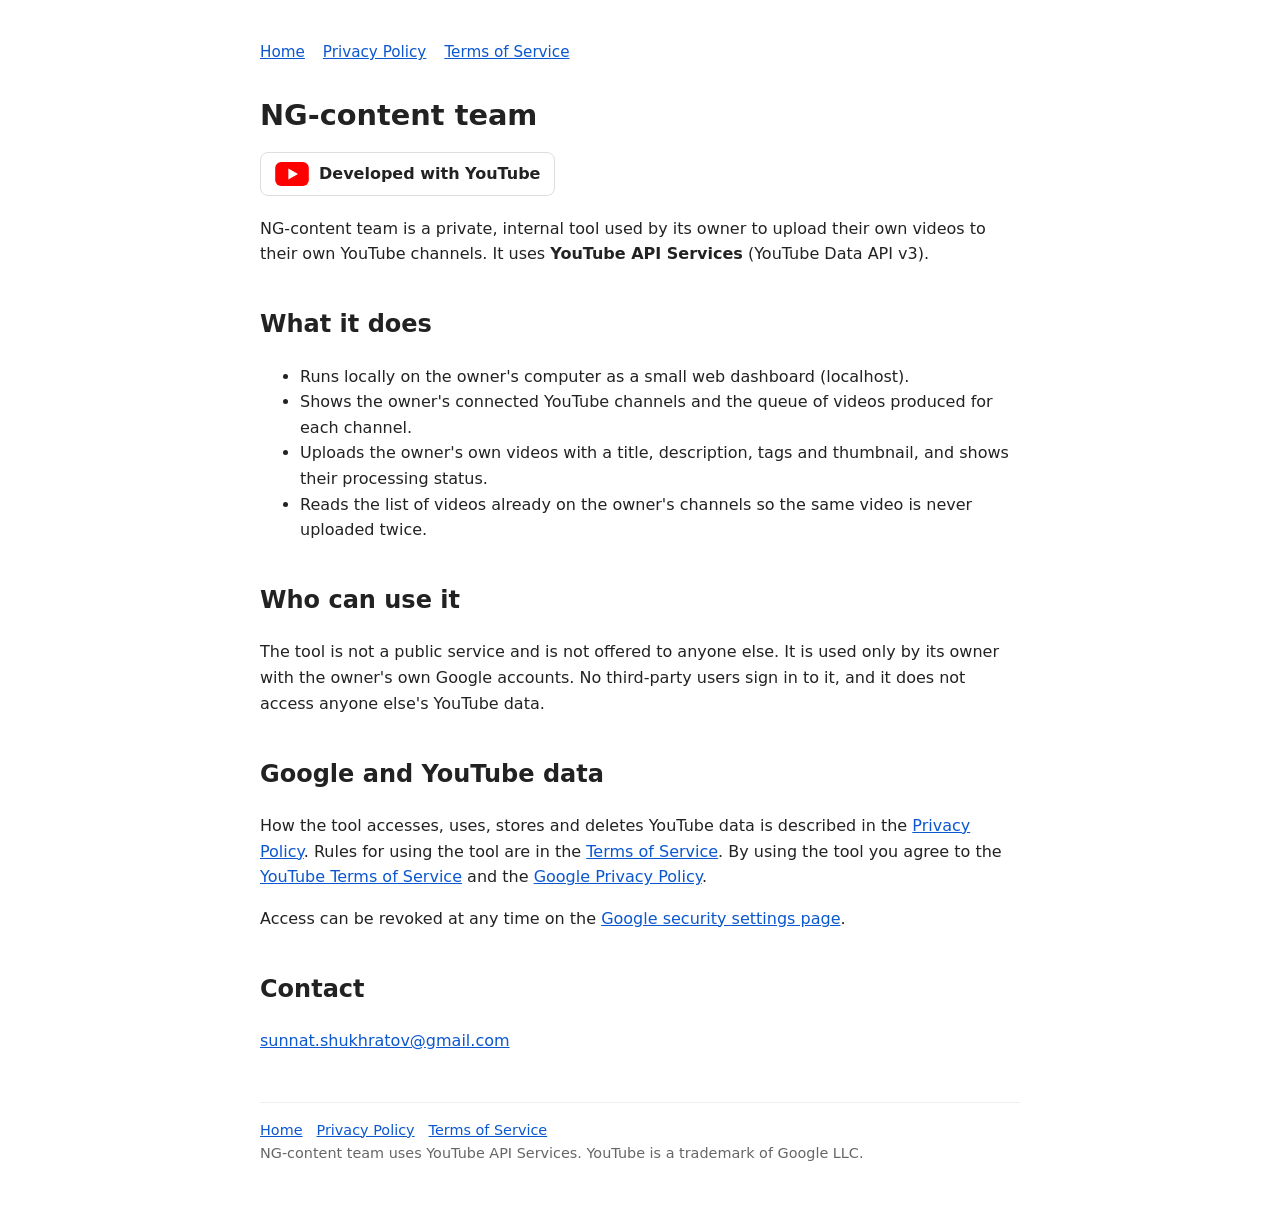
<file: index.html>
<!doctype html>
<html lang="en">
<head>
<meta charset="utf-8">
<meta name="viewport" content="width=device-width, initial-scale=1">
<title>NG-content team</title>
<link rel="stylesheet" href="style.css">
</head>
<body>
<nav><a href="index.html">Home</a><a href="privacy.html">Privacy Policy</a><a href="terms.html">Terms of Service</a></nav>

<h1>NG-content team</h1>
<div class="yt"><svg viewBox="0 0 28 20" aria-hidden="true"><rect width="28" height="20" rx="5" fill="#FF0000"/><path d="M11 5.5v9l8-4.5z" fill="#fff"/></svg><span>Developed with YouTube</span></div>
<p>NG-content team is a private, internal tool used by its owner to upload their own videos to their own YouTube channels. It uses <strong>YouTube API Services</strong> (YouTube Data API v3).</p>

<h2>What it does</h2>
<ul>
  <li>Runs locally on the owner's computer as a small web dashboard (localhost).</li>
  <li>Shows the owner's connected YouTube channels and the queue of videos produced for each channel.</li>
  <li>Uploads the owner's own videos with a title, description, tags and thumbnail, and shows their processing status.</li>
  <li>Reads the list of videos already on the owner's channels so the same video is never uploaded twice.</li>
</ul>

<h2>Who can use it</h2>
<p>The tool is not a public service and is not offered to anyone else. It is used only by its owner with the owner's own Google accounts. No third-party users sign in to it, and it does not access anyone else's YouTube data.</p>

<h2>Google and YouTube data</h2>
<p>How the tool accesses, uses, stores and deletes YouTube data is described in the <a href="privacy.html">Privacy Policy</a>. Rules for using the tool are in the <a href="terms.html">Terms of Service</a>. By using the tool you agree to the <a href="https://www.youtube.com/t/terms">YouTube Terms of Service</a> and the <a href="https://policies.google.com/privacy">Google Privacy Policy</a>.</p>
<p>Access can be revoked at any time on the <a href="https://security.google.com/settings/security/permissions">Google security settings page</a>.</p>

<h2>Contact</h2>
<p><a href="mailto:sunnat.shukhratov@gmail.com">sunnat.shukhratov@gmail.com</a></p>

<footer><a href="index.html">Home</a><a href="privacy.html">Privacy Policy</a><a href="terms.html">Terms of Service</a><br>NG-content team uses YouTube API Services. YouTube is a trademark of Google LLC.</footer>
</body>
</html>
</file>
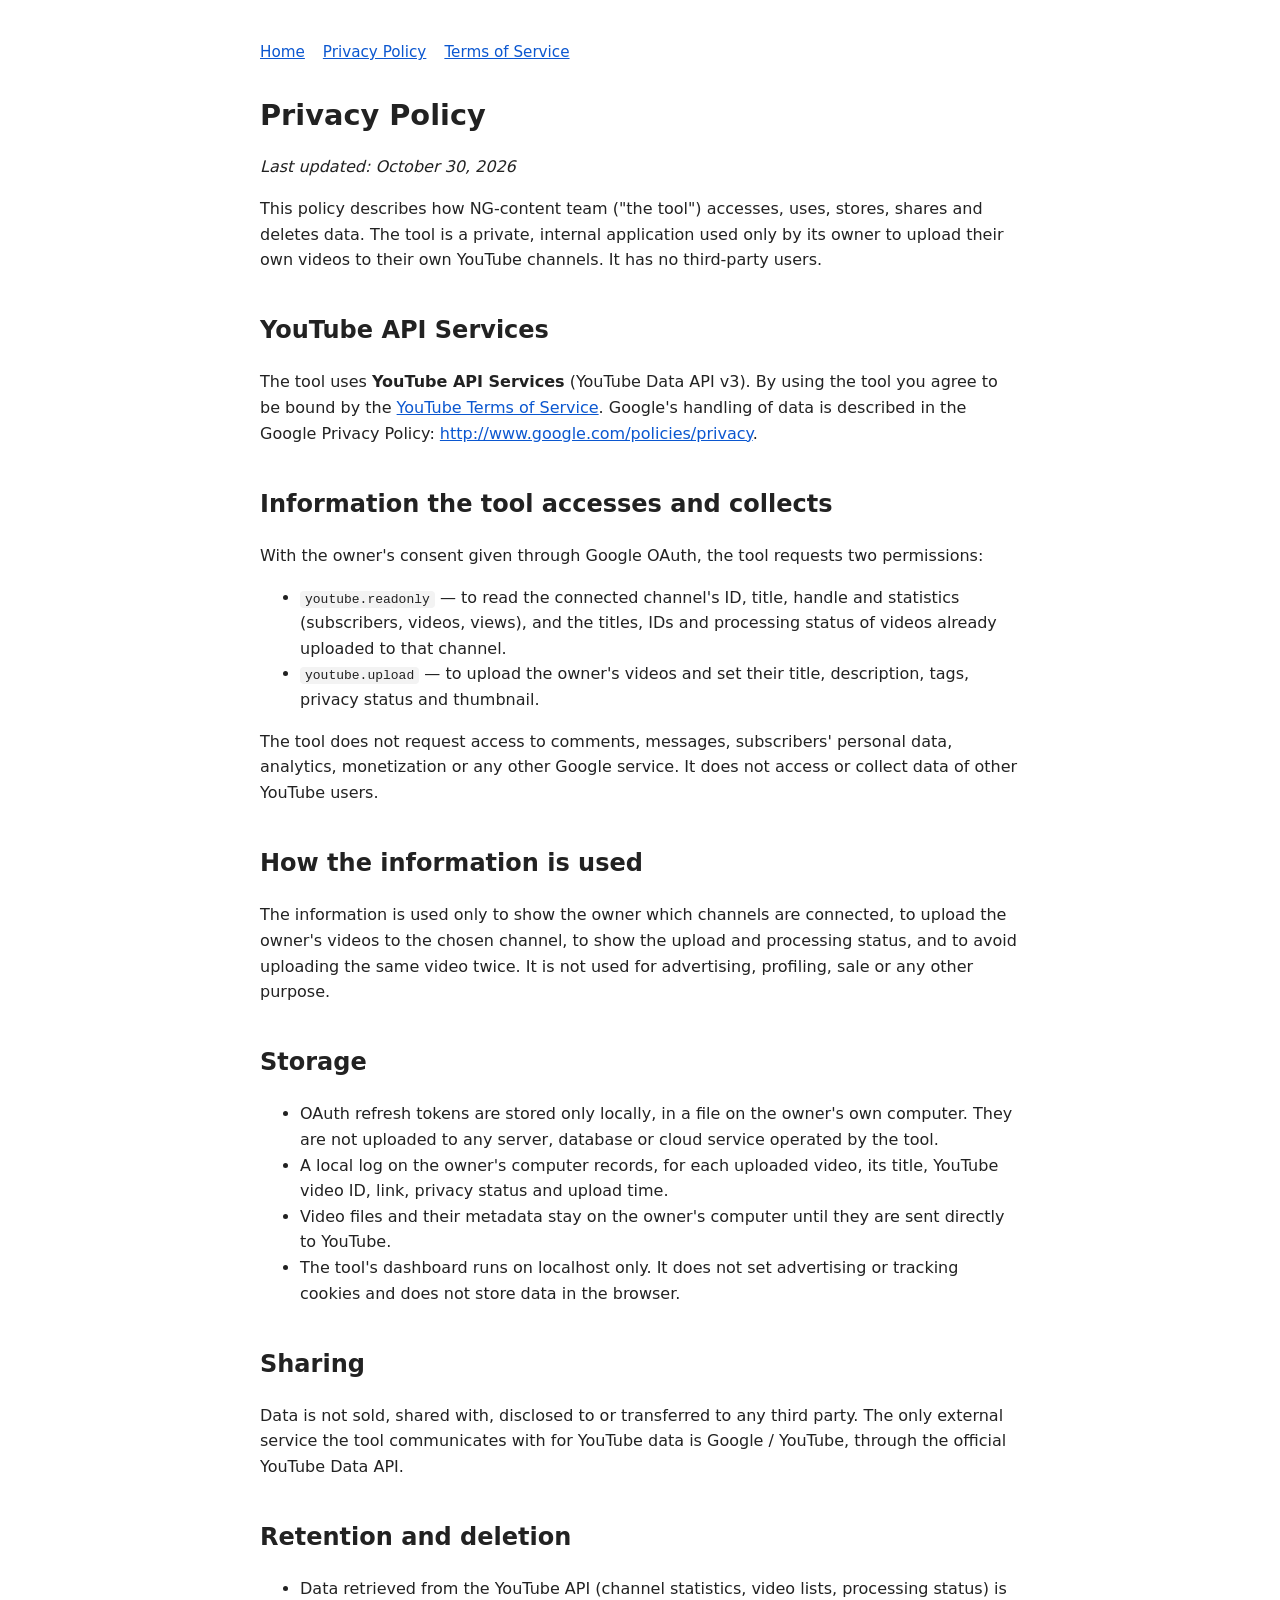
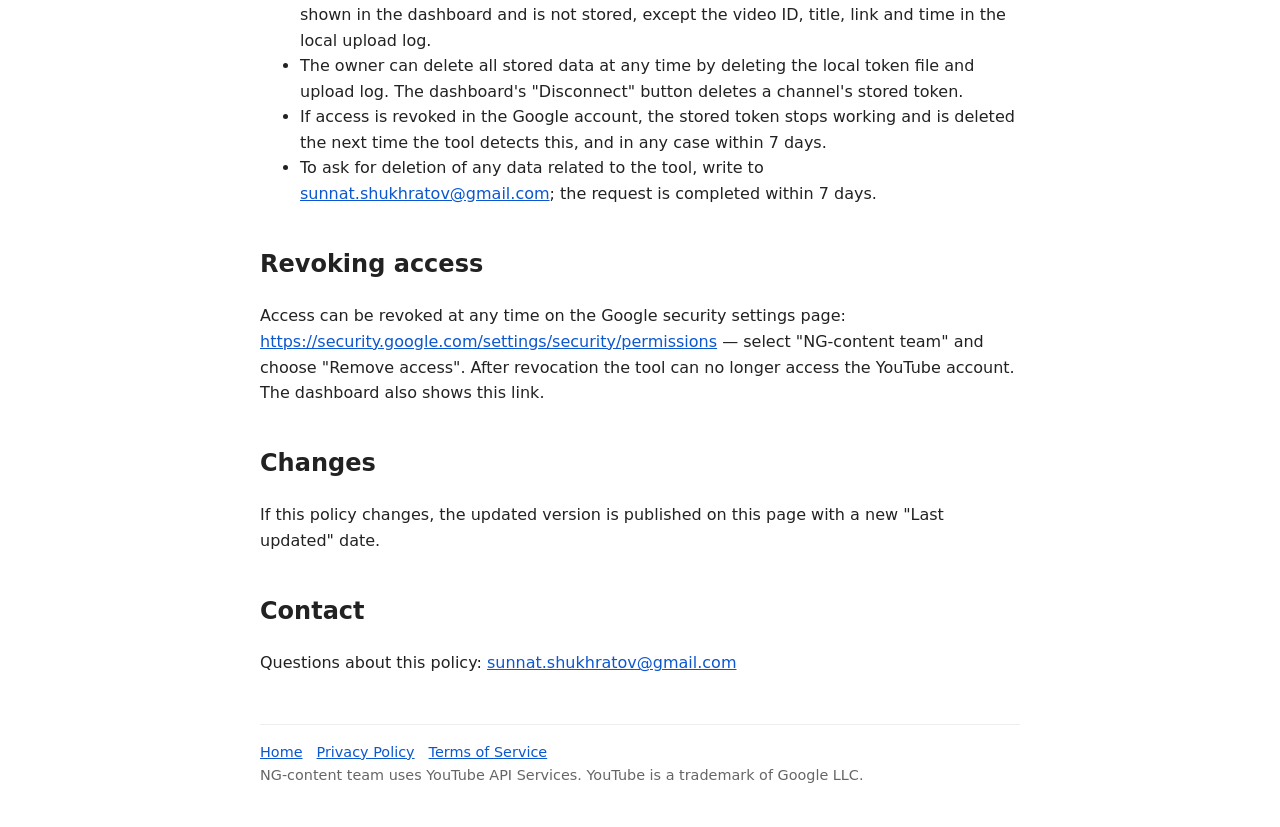
<file: privacy.html>
<!doctype html>
<html lang="en">
<head>
<meta charset="utf-8">
<meta name="viewport" content="width=device-width, initial-scale=1">
<title>Privacy Policy – NG-content team</title>
<link rel="stylesheet" href="style.css">
</head>
<body>
<nav><a href="index.html">Home</a><a href="privacy.html">Privacy Policy</a><a href="terms.html">Terms of Service</a></nav>

<h1>Privacy Policy</h1>
<p><em>Last updated: October 30, 2026</em></p>

<p>This policy describes how NG-content team ("the tool") accesses, uses, stores, shares and deletes data. The tool is a private, internal application used only by its owner to upload their own videos to their own YouTube channels. It has no third-party users.</p>

<h2>YouTube API Services</h2>
<p>The tool uses <strong>YouTube API Services</strong> (YouTube Data API v3). By using the tool you agree to be bound by the <a href="https://www.youtube.com/t/terms">YouTube Terms of Service</a>. Google's handling of data is described in the Google Privacy Policy: <a href="http://www.google.com/policies/privacy">http://www.google.com/policies/privacy</a>.</p>

<h2>Information the tool accesses and collects</h2>
<p>With the owner's consent given through Google OAuth, the tool requests two permissions:</p>
<ul>
  <li><code>youtube.readonly</code> — to read the connected channel's ID, title, handle and statistics (subscribers, videos, views), and the titles, IDs and processing status of videos already uploaded to that channel.</li>
  <li><code>youtube.upload</code> — to upload the owner's videos and set their title, description, tags, privacy status and thumbnail.</li>
</ul>
<p>The tool does not request access to comments, messages, subscribers' personal data, analytics, monetization or any other Google service. It does not access or collect data of other YouTube users.</p>

<h2>How the information is used</h2>
<p>The information is used only to show the owner which channels are connected, to upload the owner's videos to the chosen channel, to show the upload and processing status, and to avoid uploading the same video twice. It is not used for advertising, profiling, sale or any other purpose.</p>

<h2>Storage</h2>
<ul>
  <li>OAuth refresh tokens are stored only locally, in a file on the owner's own computer. They are not uploaded to any server, database or cloud service operated by the tool.</li>
  <li>A local log on the owner's computer records, for each uploaded video, its title, YouTube video ID, link, privacy status and upload time.</li>
  <li>Video files and their metadata stay on the owner's computer until they are sent directly to YouTube.</li>
  <li>The tool's dashboard runs on localhost only. It does not set advertising or tracking cookies and does not store data in the browser.</li>
</ul>

<h2>Sharing</h2>
<p>Data is not sold, shared with, disclosed to or transferred to any third party. The only external service the tool communicates with for YouTube data is Google / YouTube, through the official YouTube Data API.</p>

<h2>Retention and deletion</h2>
<ul>
  <li>Data retrieved from the YouTube API (channel statistics, video lists, processing status) is shown in the dashboard and is not stored, except the video ID, title, link and time in the local upload log.</li>
  <li>The owner can delete all stored data at any time by deleting the local token file and upload log. The dashboard's "Disconnect" button deletes a channel's stored token.</li>
  <li>If access is revoked in the Google account, the stored token stops working and is deleted the next time the tool detects this, and in any case within 7 days.</li>
  <li>To ask for deletion of any data related to the tool, write to <a href="mailto:sunnat.shukhratov@gmail.com">sunnat.shukhratov@gmail.com</a>; the request is completed within 7 days.</li>
</ul>

<h2>Revoking access</h2>
<p>Access can be revoked at any time on the Google security settings page: <a href="https://security.google.com/settings/security/permissions">https://security.google.com/settings/security/permissions</a> — select "NG-content team" and choose "Remove access". After revocation the tool can no longer access the YouTube account. The dashboard also shows this link.</p>

<h2>Changes</h2>
<p>If this policy changes, the updated version is published on this page with a new "Last updated" date.</p>

<h2>Contact</h2>
<p>Questions about this policy: <a href="mailto:sunnat.shukhratov@gmail.com">sunnat.shukhratov@gmail.com</a></p>

<footer><a href="index.html">Home</a><a href="privacy.html">Privacy Policy</a><a href="terms.html">Terms of Service</a><br>NG-content team uses YouTube API Services. YouTube is a trademark of Google LLC.</footer>
</body>
</html>
</file>
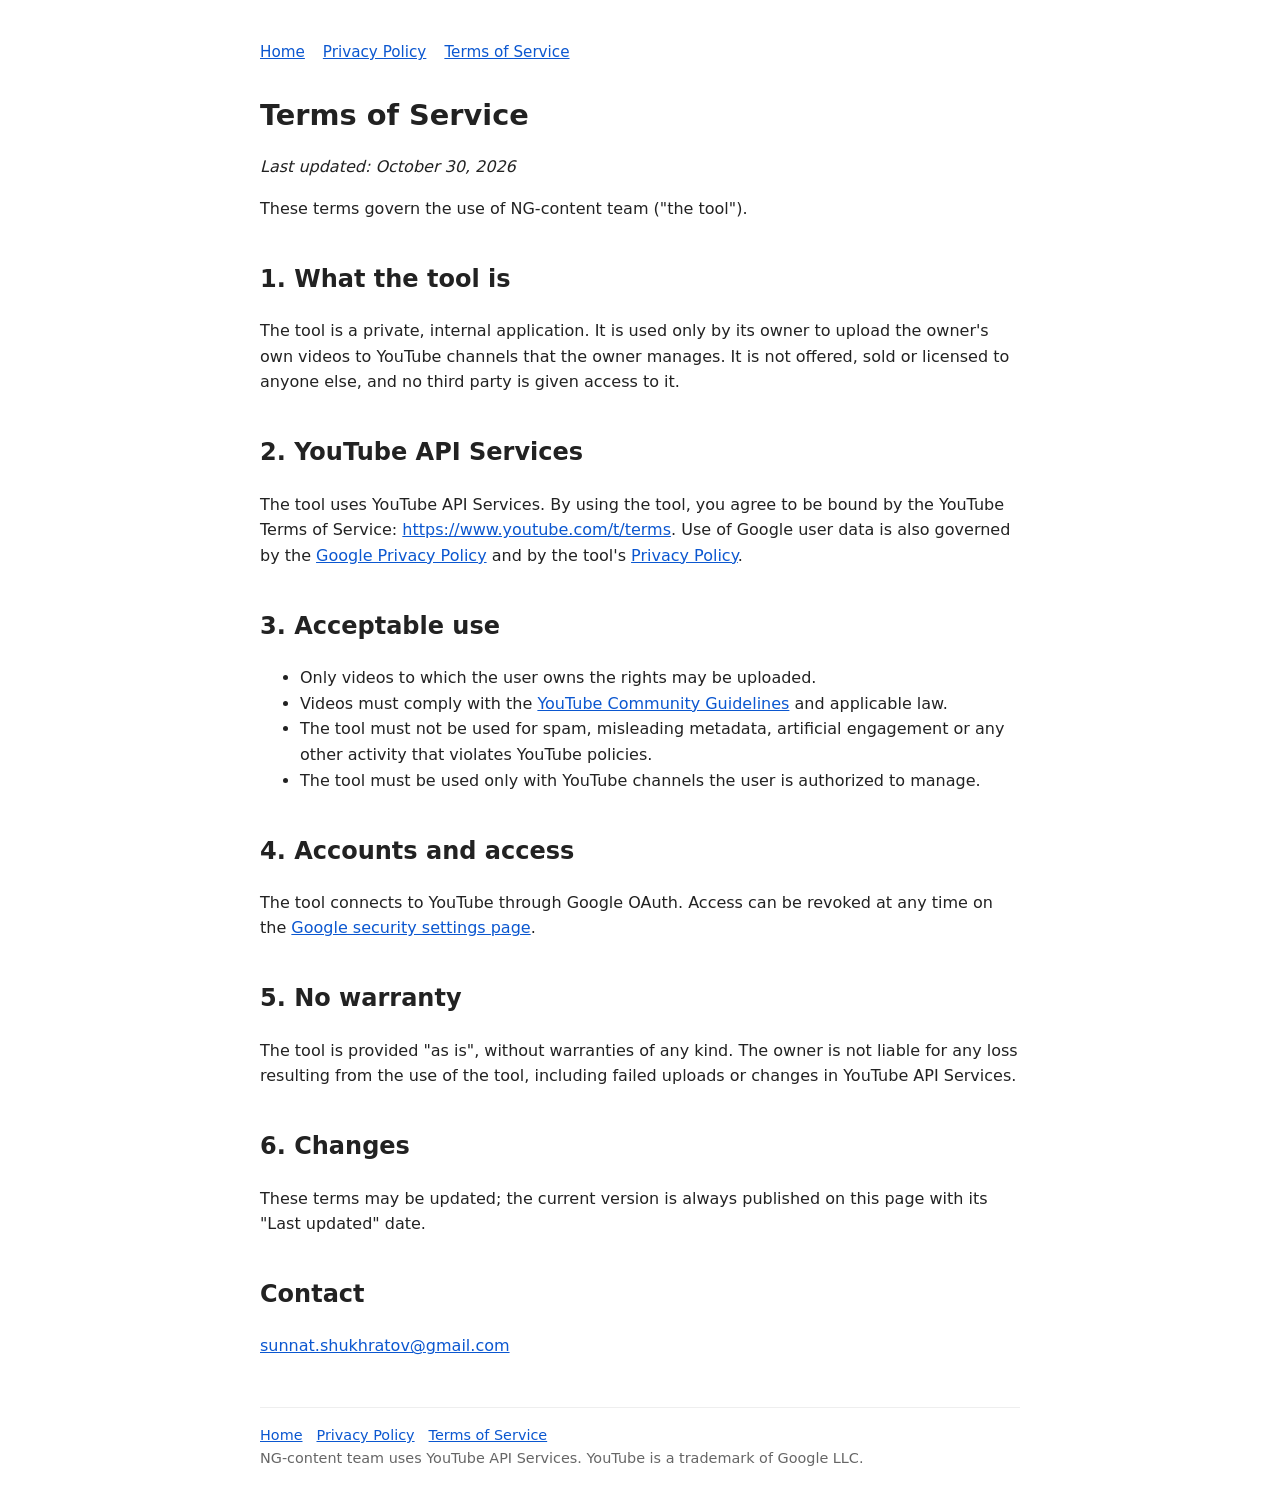
<file: terms.html>
<!doctype html>
<html lang="en">
<head>
<meta charset="utf-8">
<meta name="viewport" content="width=device-width, initial-scale=1">
<title>Terms of Service – NG-content team</title>
<link rel="stylesheet" href="style.css">
</head>
<body>
<nav><a href="index.html">Home</a><a href="privacy.html">Privacy Policy</a><a href="terms.html">Terms of Service</a></nav>

<h1>Terms of Service</h1>
<p><em>Last updated: October 30, 2026</em></p>

<p>These terms govern the use of NG-content team ("the tool").</p>

<h2>1. What the tool is</h2>
<p>The tool is a private, internal application. It is used only by its owner to upload the owner's own videos to YouTube channels that the owner manages. It is not offered, sold or licensed to anyone else, and no third party is given access to it.</p>

<h2>2. YouTube API Services</h2>
<p>The tool uses YouTube API Services. By using the tool, you agree to be bound by the YouTube Terms of Service: <a href="https://www.youtube.com/t/terms">https://www.youtube.com/t/terms</a>. Use of Google user data is also governed by the <a href="http://www.google.com/policies/privacy">Google Privacy Policy</a> and by the tool's <a href="privacy.html">Privacy Policy</a>.</p>

<h2>3. Acceptable use</h2>
<ul>
  <li>Only videos to which the user owns the rights may be uploaded.</li>
  <li>Videos must comply with the <a href="https://www.youtube.com/howyoutubeworks/policies/community-guidelines/">YouTube Community Guidelines</a> and applicable law.</li>
  <li>The tool must not be used for spam, misleading metadata, artificial engagement or any other activity that violates YouTube policies.</li>
  <li>The tool must be used only with YouTube channels the user is authorized to manage.</li>
</ul>

<h2>4. Accounts and access</h2>
<p>The tool connects to YouTube through Google OAuth. Access can be revoked at any time on the <a href="https://security.google.com/settings/security/permissions">Google security settings page</a>.</p>

<h2>5. No warranty</h2>
<p>The tool is provided "as is", without warranties of any kind. The owner is not liable for any loss resulting from the use of the tool, including failed uploads or changes in YouTube API Services.</p>

<h2>6. Changes</h2>
<p>These terms may be updated; the current version is always published on this page with its "Last updated" date.</p>

<h2>Contact</h2>
<p><a href="mailto:sunnat.shukhratov@gmail.com">sunnat.shukhratov@gmail.com</a></p>

<footer><a href="index.html">Home</a><a href="privacy.html">Privacy Policy</a><a href="terms.html">Terms of Service</a><br>NG-content team uses YouTube API Services. YouTube is a trademark of Google LLC.</footer>
</body>
</html>
</file>
<file: style.css>
body { font-family: system-ui, -apple-system, "Segoe UI", Roboto, sans-serif; max-width: 760px; margin: 40px auto; padding: 0 16px; line-height: 1.6; color: #222; background: #fff; }
h1 { font-size: 1.8em; margin-bottom: 0.2em; }
h2 { margin-top: 1.6em; }
a { color: #0b57d0; }
code { background: #f3f3f3; padding: 1px 5px; border-radius: 4px; }
nav { display: flex; gap: 18px; font-size: 0.95em; margin-bottom: 28px; flex-wrap: wrap; }
.yt { display: inline-flex; align-items: center; gap: 10px; border: 1px solid #ddd; border-radius: 8px; padding: 8px 14px; margin: 8px 0 4px; font-weight: 600; }
.yt svg { width: 34px; height: 24px; }
footer { margin-top: 48px; padding-top: 16px; border-top: 1px solid #eee; font-size: 0.9em; color: #666; }
footer a { margin-right: 14px; }
</file>
